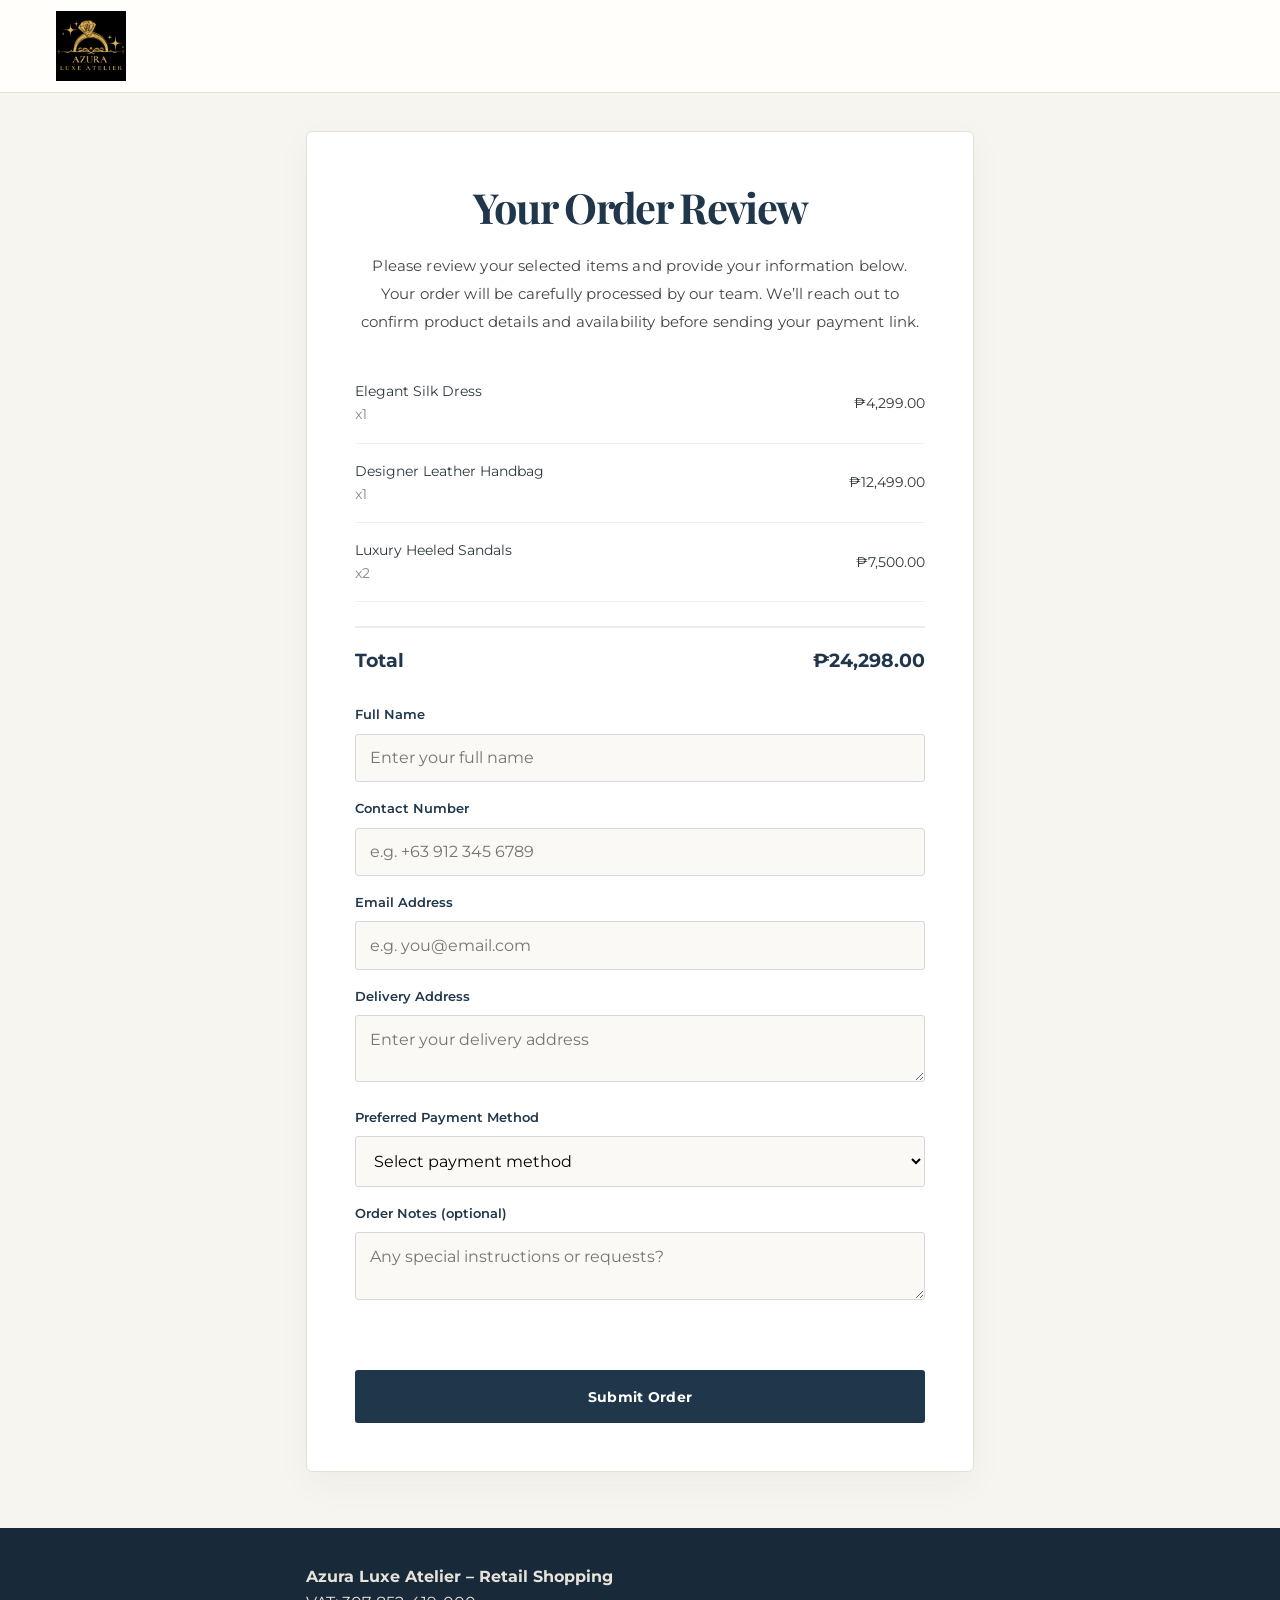
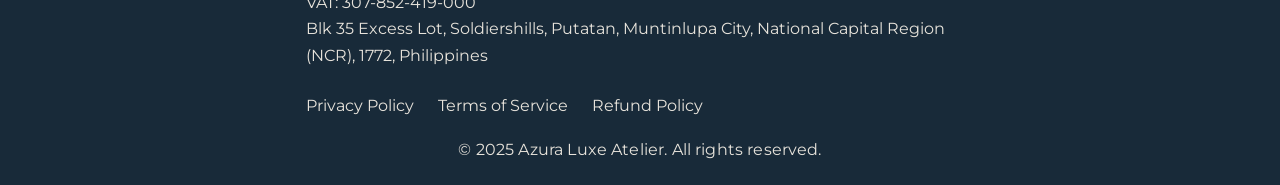
<file: order-summary.html>
<!DOCTYPE html>
<html lang="en">
<head>
    <meta charset="UTF-8">
    <meta name="viewport" content="width=device-width, initial-scale=1.0">
    <title>Order Summary | Azura Luxe Atelier</title>
    <meta name="description" content="Review your purchase and complete checkout at Azura Luxe Atelier. Secure, professional, and customer-focused experience for luxury fashion shopping.">
    <link rel="icon" href="image/FAVICON.png" type="image/png">
    <link href="https://fonts.googleapis.com/css?family=Montserrat:400,700|Playfair+Display:700|Lora:400,700&display=swap" rel="stylesheet">
    <style>
        :root {
            --primary: #184a76;
            --accent: #d9b670;
            --bg: #f8f9fa;
            --text: #222;
            --footer-bg: #23272b;
            --footer-text: #eee;
            --button-bg: #184a76;
            --button-text: #fff;
            --button-hover: #d9b670;
            --card-shadow: 0 6px 30px rgba(24,74,118,0.07);
            --card-radius: 18px;
            --nav-bg: rgba(255,255,255,0.95);
            --success: #23c16b;
            --danger: #e74c3c;
        }
        html, body {
            margin: 0;
            padding: 0;
            font-family: 'Montserrat', Arial, sans-serif;
            background: var(--bg);
            color: var(--text);
        }
        header {
            background: var(--nav-bg);
            box-shadow: 0 2px 10px rgba(24,74,118,0.08);
            padding: 0.7rem 0 0.5rem 0;
            position: fixed;
            top: 0;
            left: 0;
            right: 0;
            z-index: 1000;
            width: 100%;
        }
        .header-spacer {
            height: 88px;
            width: 100%;
            display: block;
        }
        .container {
            max-width: 700px;
            margin: 0 auto;
            padding: 0 1rem;
        }
        .logo-nav {
            display: flex;
            align-items: center;
            justify-content: space-between;
        }
        .logo-nav img {
            height: 58px;
            width: auto;
            filter: drop-shadow(0 2px 5px rgba(24,74,118,0.07));
            transition: transform 0.2s;
        }
        .logo-nav img:hover {
            transform: scale(1.04) rotate(-2deg);
        }
        main {
            padding-bottom: 4rem;
        }
        .summary-card {
            background: #fff;
            border-radius: var(--card-radius);
            box-shadow: var(--card-shadow);
            padding: 2.3rem 2.3rem 2.1rem 2.3rem;
            margin: 2.3rem 0 1rem 0;
        }
        .summary-title {
            font-family: 'Playfair Display', serif;
            font-size: 2.1rem;
            color: var(--primary);
            font-weight: 700;
            margin-bottom: 1.2rem;
            letter-spacing: 0.02em;
            text-align: center;
        }
        .summary-info {
            font-size: 1.08rem;
            color: #444;
            margin-bottom: 1.7rem;
            text-align: center;
            letter-spacing: 0.01em;
        }
        .order-list {
            margin: 0 0 1.5rem 0;
            padding: 0;
            list-style: none;
        }
        .order-list-item {
            display: flex;
            align-items: center;
            justify-content: space-between;
            border-bottom: 1px solid #f0f0f0;
            padding: 0.5rem 0;
            font-size: 1.03rem;
        }
        .order-list-item span {
            display: block;
        }
        .order-total-row {
            display: flex;
            align-items: center;
            justify-content: space-between;
            font-weight: bold;
            font-size: 1.17rem;
            color: var(--accent);
            margin: 1.2rem 0 0.8rem 0;
            border-top: 2px solid #ececec;
            padding-top: 1.1rem;
        }
        .customer-details {
            margin: 1.7rem 0 2rem 0;
        }
        .customer-details label {
            font-weight: 600;
            color: var(--primary);
            margin-bottom: 0.2rem;
            display: block;
            font-size: 1.05rem;
        }
        .customer-details input, .customer-details select, .customer-details textarea {
            width: 100%;
            padding: 0.6rem 0.7rem;
            border-radius: 7px;
            border: 1px solid #d7d7d7;
            margin-bottom: 1rem;
            font-size: 1.04rem;
            background: #f8f9fa;
            font-family: 'Montserrat', Arial, sans-serif;
        }
        .customer-details textarea {
            min-height: 50px;
        }
        .checkout-btn {
            background: var(--button-bg);
            color: var(--button-text);
            border: none;
            border-radius: 8px;
            padding: 1.1rem 0;
            font-size: 1.07rem;
            width: 100%;
            font-weight: bold;
            cursor: pointer;
            margin-top: 0.9rem;
            transition: background 0.2s, color 0.2s;
            box-shadow: 0 2px 14px #184a7612;
            letter-spacing: 0.02em;
        }
        .checkout-btn:hover {
            background: var(--button-hover);
            color: var(--primary);
        }
        .confirmation-popup {
            display: none;
            position: fixed;
            top: 0; left: 0; right: 0; bottom: 0;
            background: rgba(0,0,0,0.25);
            z-index: 2000;
            align-items: center;
            justify-content: center;
        }
        .confirmation-popup.active {
            display: flex;
        }
        .confirmation-content {
            background: #fff;
            border-radius: 20px;
            box-shadow: 0 12px 38px #184a7625;
            padding: 2.7rem 2.3rem 2.3rem 2.3rem;
            max-width: 95vw;
            min-width: 320px;
            text-align: center;
            font-size: 1.08rem;
            display: flex;
            flex-direction: column;
        }
        .confirmation-title {
            color: var(--success);
            font-size: 1.55rem;
            font-weight: bold;
            margin-bottom: 1.2rem;
            font-family: 'Playfair Display', serif;
        }
        .confirmation-message {
            color: #222;
            font-size: 1.08rem;
            margin-bottom: 2.1rem;
        }
        .confirmation-btn {
            background: var(--primary);
            color: #fff;
            border: none;
            border-radius: 7px;
            padding: 1rem 0;
            font-size: 1.06rem;
            font-weight: bold;
            cursor: pointer;
            box-shadow: 0 2px 14px #184a7612;
            transition: background 0.2s, color 0.2s;
            width: 100%;
            margin: 0 auto;
        }
        .confirmation-btn:hover {
            background: var(--accent);
            color: var(--primary);
        }
        .payment-info {
            margin-top: 1.4rem;
            padding: 1rem;
            background: #f6f6f6;
            border-radius: 10px;
            color: #555;
            font-size: 1.04rem;
            border-left: 5px solid var(--accent);
        }
        .attention {
            color: var(--danger);
            font-weight: bold;
        }
        @media (max-width: 700px) {
            .header-spacer {
                height: 110px;
            }
            .summary-card {
                padding: 1.35rem 0.7rem 1.2rem 0.7rem;
            }
            .confirmation-content {
                padding: 1.3rem 0.7rem;
            }
        }
        @media (max-width: 500px) {
            .container {
                padding: 0 0.3rem;
            }
            .confirmation-content {
                min-width: 0;
                padding: 1rem 0.2rem;
            }
        }
    </style>
    <script>
        // Dummy products for display
        const products = [
            { name: "Elegant Silk Dress", qty: 1, price: 4299.00 },
            { name: "Designer Leather Handbag", qty: 1, price: 12499.00 },
            { name: "Luxury Heeled Sandals", qty: 2, price: 3750.00 }
        ];
        // On DOM loaded
        document.addEventListener('DOMContentLoaded', function () {
            // Populate order summary
            const orderList = document.getElementById('order-list');
            const orderTotal = document.getElementById('order-total');
            let total = 0;
            products.forEach(item => {
                total += item.price * item.qty;
                const row = document.createElement('li');
                row.className = 'order-list-item';
                row.innerHTML = `<span>${item.name} <span style="color:#888;">x${item.qty}</span></span>
                    <span>₱${(item.price * item.qty).toLocaleString(undefined, {minimumFractionDigits:2})}</span>`;
                orderList.appendChild(row);
            });
            orderTotal.innerHTML = `<span>Total</span><span>₱${total.toLocaleString(undefined, {minimumFractionDigits:2})}</span>`;

            // Form submission
            const checkoutForm = document.getElementById('checkout-form');
            const confirmationPopup = document.getElementById('confirmation-popup');
            const confirmationBtn = document.getElementById('confirmation-btn');
            const paymentInfo = document.getElementById('payment-info');
            checkoutForm.addEventListener('submit', function(e){
                e.preventDefault();
                confirmationPopup.classList.add('active');
            });
            confirmationBtn.addEventListener('click', function(){
                confirmationPopup.classList.remove('active');
                paymentInfo.style.display = 'block';
                window.scrollTo({top:confirmationPopup.offsetTop, behavior:'smooth'});
            });
        });
    </script>
    <link rel="stylesheet" href="refinements.css">
</head>
<body>
    <header>
        <div class="container logo-nav">
            <a href="index.html"><img src="image/LOGO.png" alt="Azura Luxe Atelier Logo"></a>
        </div>
    </header>
    <div class="header-spacer"></div>
    <main class="container">
        <form id="checkout-form" autocomplete="off">
            <div class="summary-card">
                <div class="summary-title">Your Order Review</div>
                <div class="summary-info">
                    Please review your selected items and provide your information below. Your order will be carefully processed by our team. We’ll reach out to confirm product details and availability before sending your payment link.
                </div>
                <ul class="order-list" id="order-list"></ul>
                <div class="order-total-row" id="order-total"></div>
                <div class="customer-details">
                    <label for="customer-name">Full Name</label>
                    <input type="text" id="customer-name" name="customer-name" required placeholder="Enter your full name">
                    <label for="customer-phone">Contact Number</label>
                    <input type="tel" id="customer-phone" name="customer-phone" required placeholder="e.g. +63 912 345 6789">
                    <label for="customer-email">Email Address</label>
                    <input type="email" id="customer-email" name="customer-email" required placeholder="e.g. you@email.com">
                    <label for="customer-address">Delivery Address</label>
                    <textarea id="customer-address" name="customer-address" required placeholder="Enter your delivery address"></textarea>
                    <label for="payment-method">Preferred Payment Method</label>
                    <select id="payment-method" name="payment-method" required>
                        <option value="">Select payment method</option>
                        <option value="GCash">GCash</option>
                        <option value="Bank Transfer">Bank Transfer</option>
                        <option value="Credit Card">Credit Card</option>
                        <option value="Cash on Delivery">Cash on Delivery (Metro Manila only)</option>
                    </select>
                    <label for="notes">Order Notes (optional)</label>
                    <textarea id="notes" name="notes" placeholder="Any special instructions or requests?"></textarea>
                </div>
                <button type="submit" class="checkout-btn">Submit Order</button>
            </div>
        </form>
        <div class="confirmation-popup" id="confirmation-popup">
            <div class="confirmation-content">
                <div class="confirmation-title">Order Submitted Successfully</div>
                <div class="confirmation-message">
                    Thank you for placing your order with Azura Luxe Atelier.<br><br>
                    Our team will contact you soon to verify your order details, including product colors, quantity, and availability. Please confirm these details promptly to proceed with payment.<br><br>
                    Once confirmed, we will send a secure payment link based on your selected payment method. Kindly complete your payment within <span class="attention">24 hours</span> to avoid automatic cancellation of your order.
                </div>
                <button type="button" class="confirmation-btn" id="confirmation-btn">Okay, I Understand</button>
            </div>
        </div>
        <div class="payment-info" id="payment-info" style="display:none;">
            <strong>Payment Instructions</strong><br>
            A secure payment link will be sent to your contact information. Please complete your payment within <span class="attention">24 hours</span> to ensure your order is reserved.<br><br>
            If you have any questions, feel free to contact our team at <a href="mailto:hello@azuraatelier.shop">hello@azuraatelier.shop</a> or call <a href="tel:+639367124598">+63 936 712 4598</a>.<br>
            Thank you for shopping with Azura Luxe Atelier!
        </div>
    </main>
    <footer class="footer" style="background:var(--footer-bg); color:var(--footer-text); padding:2.2rem 0 1.4rem 0; margin-top:3.5rem; font-size:1rem;">
        <div class="container" style="display:flex; flex-wrap:wrap; justify-content:space-between; gap:1.5rem;">
            <div>
                <strong>Azura Luxe Atelier – Retail Shopping</strong><br>
                VAT: 307-852-419-000<br>
                Blk 35 Excess Lot, Soldiershills, Putatan, Muntinlupa City, National Capital Region (NCR), 1772, Philippines
            </div>
            <div style="display:flex; gap:1.5rem; flex-wrap:wrap;">
                <a href="privacy-policy.html" style="color:var(--footer-text); text-decoration:none;">Privacy Policy</a>
                <a href="terms.html" style="color:var(--footer-text); text-decoration:none;">Terms of Service</a>
                <a href="refund-policy.html" style="color:var(--footer-text); text-decoration:none;">Refund Policy</a>
            </div>
        </div>
        <div class="container" style="font-size:0.97rem; margin-top:1.1rem; text-align:center; color: var(--footer-text); letter-spacing:0.01em;">
            &copy; 2025 Azura Luxe Atelier. All rights reserved.
        </div>
    </footer>
</body>
</html>
</file>
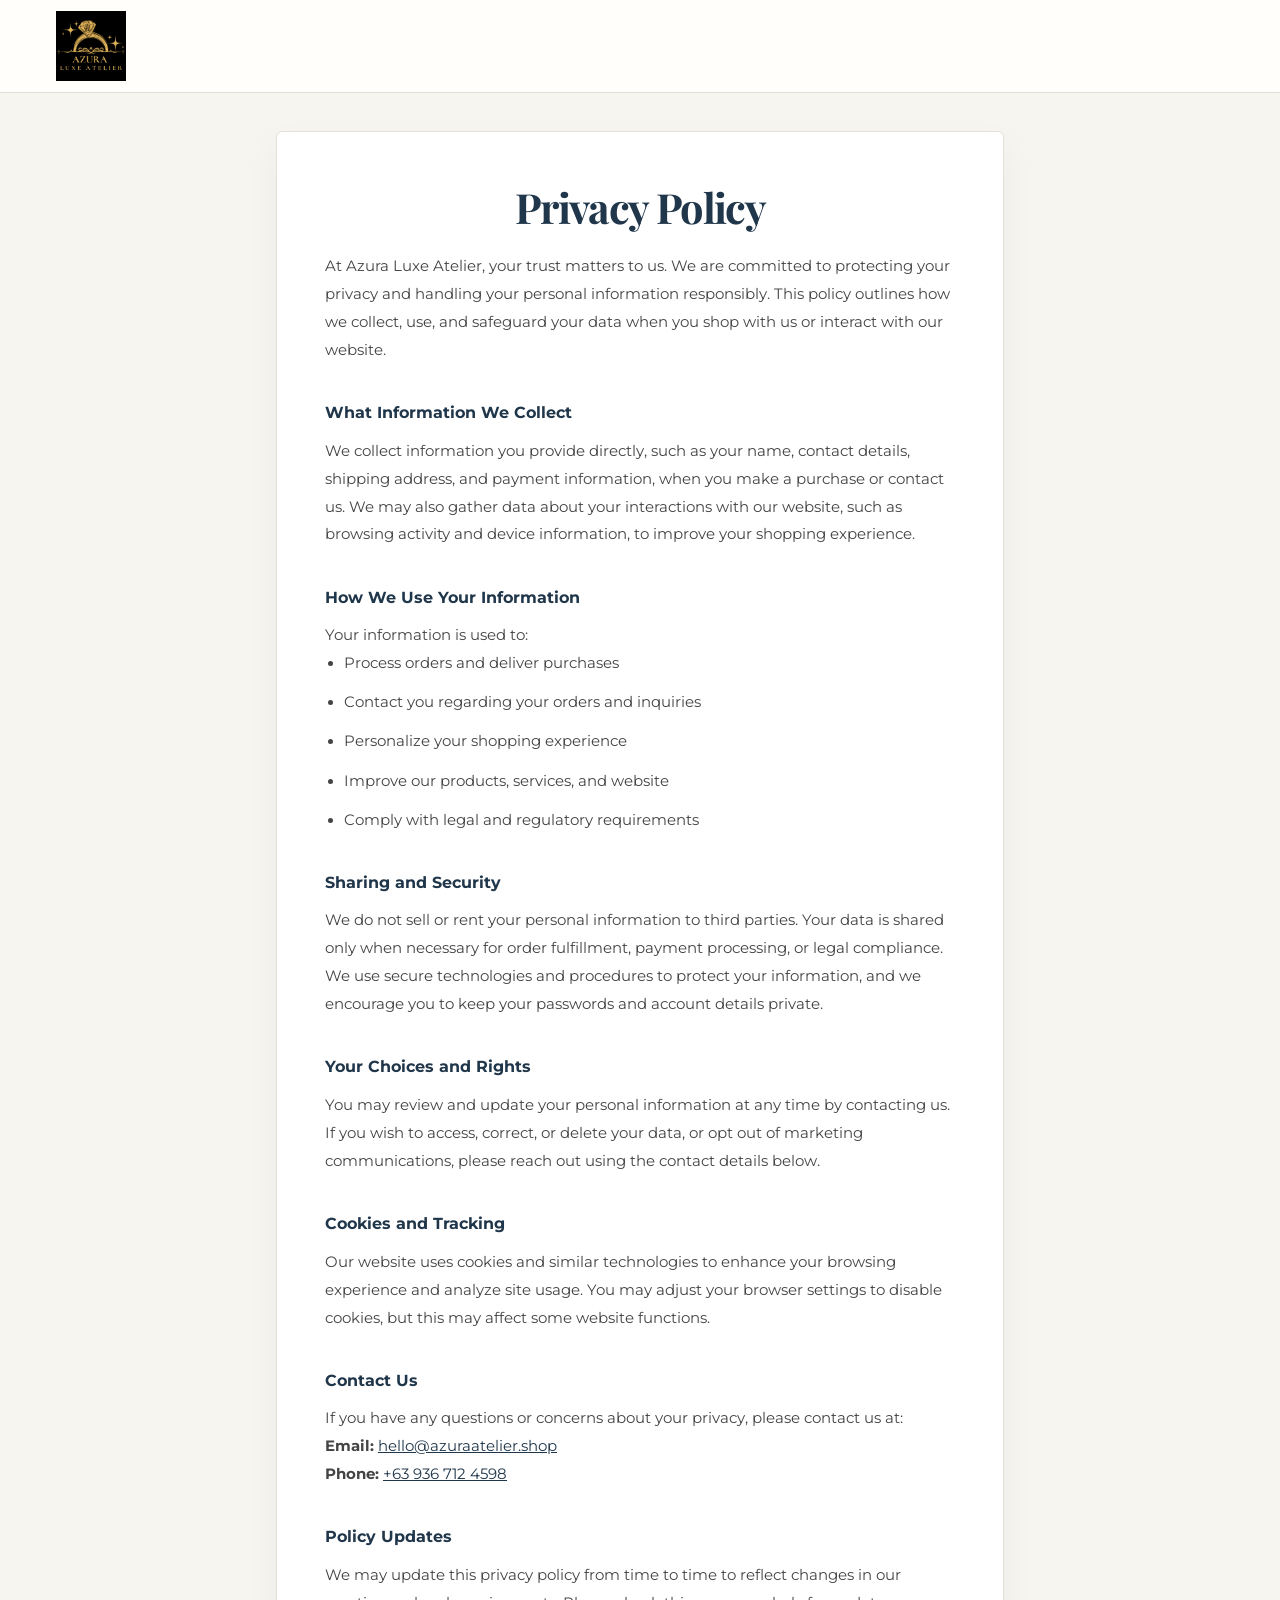
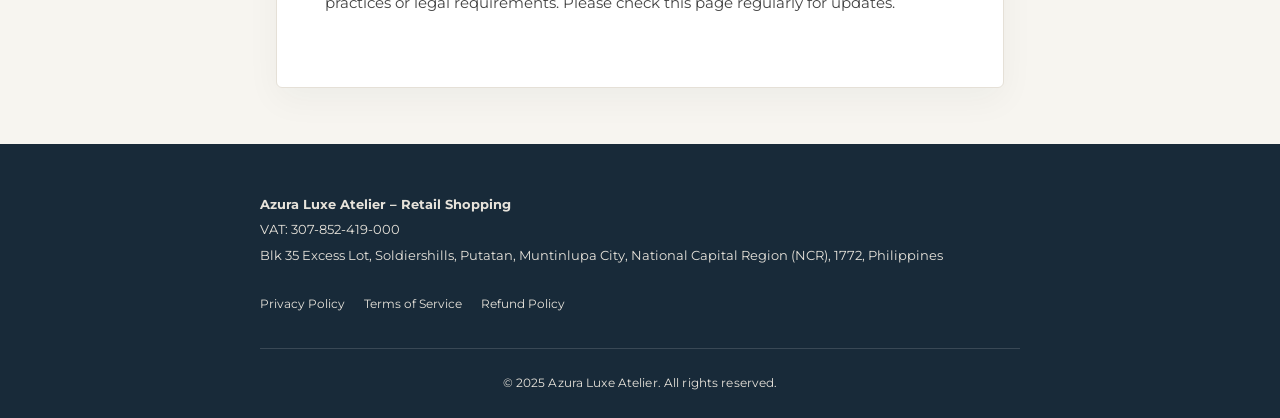
<file: privacy-policy.html>
<!DOCTYPE html>
<html lang="en">
<head>
    <meta charset="UTF-8">
    <meta name="viewport" content="width=device-width, initial-scale=1.0">
    <title>Privacy Policy | Azura Luxe Atelier</title>
    <meta name="description" content="Learn how Azura Luxe Atelier protects your data and privacy. Read our clear, customer-focused privacy policy for luxury shopping in the Philippines.">
    <link rel="icon" href="image/FAVICON.png" type="image/png">
    <link href="https://fonts.googleapis.com/css?family=Montserrat:400,700|Playfair+Display:700|Lora:400,700&display=swap" rel="stylesheet">
    <style>
        :root {
            --primary: #184a76;
            --accent: #d9b670;
            --bg: #f8f9fa;
            --footer-bg: #23272b;
            --footer-text: #eee;
        }
        html, body {
            margin: 0;
            padding: 0;
            font-family: 'Montserrat', Arial, sans-serif;
            background: var(--bg);
            color: #222;
        }
        header {
            background: #fff;
            box-shadow: 0 2px 10px rgba(24,74,118,0.08);
            padding: 0.7rem 0 0.5rem 0;
            position: fixed;
            top: 0; left: 0; right: 0;
            width: 100%;
            z-index: 1000;
        }
        .header-spacer {
            height: 86px;
            width: 100%;
            display: block;
        }
        .container {
            max-width: 760px;
            margin: 0 auto;
            padding: 0 1rem;
        }
        .logo-nav {
            display: flex;
            align-items: center;
            justify-content: space-between;
        }
        .logo-nav img {
            height: 58px;
            width: auto;
        }
        .policy-card {
            background: #fff;
            border-radius: 18px;
            box-shadow: 0 6px 30px rgba(24,74,118,0.07);
            padding: 2.3rem 2.3rem 2.1rem 2.3rem;
            margin: 2.3rem 0 2rem 0;
        }
        .policy-title {
            font-family: 'Playfair Display', serif;
            font-size: 2.1rem;
            color: var(--primary);
            font-weight: 700;
            margin-bottom: 1.2rem;
            letter-spacing: 0.02em;
            text-align: center;
        }
        .policy-section-title {
            font-size: 1.28rem;
            font-weight: bold;
            color: var(--accent);
            margin-top: 2.2rem;
            margin-bottom: 0.7rem;
            font-family: 'Montserrat', Arial, sans-serif;
        }
        .policy-content {
            font-size: 1.07rem;
            color: #444;
            margin-bottom: 1.3rem;
            line-height: 1.7;
        }
        ul {
            margin: 0 0 1.2rem 1.2rem;
            padding: 0;
        }
        li {
            margin-bottom: 0.7rem;
            font-size: 1.06rem;
        }
        a {
            color: var(--primary);
            text-decoration: underline;
        }
        .footer {
            background: var(--footer-bg);
            color: var(--footer-text);
            padding: 2.2rem 0 1.4rem 0;
            margin-top: 3.5rem;
            font-size: 1rem;
        }
        .footer-content {
            max-width: 760px;
            margin: 0 auto;
            display: flex;
            justify-content: space-between;
            flex-wrap: wrap;
            align-items: flex-start;
            gap: 1.5rem;
        }
        .footer-links {
            display: flex;
            gap: 1.5rem;
            flex-wrap: wrap;
        }
        .footer-links a {
            color: var(--footer-text);
            text-decoration: none;
            font-size: 1.05rem;
            position: relative;
        }
        .footer-info {
            font-size: 0.97rem;
            margin-top: 1.1rem;
            text-align: center;
            color: var(--footer-text);
            letter-spacing: 0.01em;
        }
        @media (max-width: 700px) {
            .header-spacer {
                height: 110px;
            }
            .policy-card {
                padding: 1.35rem 0.7rem 1.2rem 0.7rem;
            }
        }
        @media (max-width: 500px) {
            .container {
                padding: 0 0.3rem;
            }
        }
    </style>
    <link rel="stylesheet" href="refinements.css">
</head>
<body>
    <header>
        <div class="container logo-nav">
            <a href="index.html"><img src="image/LOGO.png" alt="Azura Luxe Atelier Logo"></a>
        </div>
    </header>
    <div class="header-spacer"></div>
    <main class="container">
        <div class="policy-card">
            <div class="policy-title">Privacy Policy</div>
            <div class="policy-content">
                At Azura Luxe Atelier, your trust matters to us. We are committed to protecting your privacy and handling your personal information responsibly. This policy outlines how we collect, use, and safeguard your data when you shop with us or interact with our website.
            </div>
            <div class="policy-section-title">What Information We Collect</div>
            <div class="policy-content">
                We collect information you provide directly, such as your name, contact details, shipping address, and payment information, when you make a purchase or contact us. We may also gather data about your interactions with our website, such as browsing activity and device information, to improve your shopping experience.
            </div>
            <div class="policy-section-title">How We Use Your Information</div>
            <div class="policy-content">
                Your information is used to:
                <ul>
                    <li>Process orders and deliver purchases</li>
                    <li>Contact you regarding your orders and inquiries</li>
                    <li>Personalize your shopping experience</li>
                    <li>Improve our products, services, and website</li>
                    <li>Comply with legal and regulatory requirements</li>
                </ul>
            </div>
            <div class="policy-section-title">Sharing and Security</div>
            <div class="policy-content">
                We do not sell or rent your personal information to third parties. Your data is shared only when necessary for order fulfillment, payment processing, or legal compliance. We use secure technologies and procedures to protect your information, and we encourage you to keep your passwords and account details private.
            </div>
            <div class="policy-section-title">Your Choices and Rights</div>
            <div class="policy-content">
                You may review and update your personal information at any time by contacting us. If you wish to access, correct, or delete your data, or opt out of marketing communications, please reach out using the contact details below.
            </div>
            <div class="policy-section-title">Cookies and Tracking</div>
            <div class="policy-content">
                Our website uses cookies and similar technologies to enhance your browsing experience and analyze site usage. You may adjust your browser settings to disable cookies, but this may affect some website functions.
            </div>
            <div class="policy-section-title">Contact Us</div>
            <div class="policy-content">
                If you have any questions or concerns about your privacy, please contact us at:<br>
                <strong>Email:</strong> <a href="mailto:hello@azuraatelier.shop">hello@azuraatelier.shop</a><br>
                <strong>Phone:</strong> <a href="tel:+639367124598">+63 936 712 4598</a>
            </div>
            <div class="policy-section-title">Policy Updates</div>
            <div class="policy-content">
                We may update this privacy policy from time to time to reflect changes in our practices or legal requirements. Please check this page regularly for updates.
            </div>
        </div>
    </main>
    <footer class="footer">
        <div class="footer-content">
            <div>
                <strong>Azura Luxe Atelier – Retail Shopping</strong><br>
                VAT: 307-852-419-000<br>
                Blk 35 Excess Lot, Soldiershills, Putatan, Muntinlupa City, National Capital Region (NCR), 1772, Philippines
            </div>
            <div class="footer-links">
                <a href="privacy-policy.html">Privacy Policy</a>
                <a href="terms.html">Terms of Service</a>
                <a href="refund-policy.html">Refund Policy</a>
            </div>
        </div>
        <div class="footer-info container">
            &copy; 2025 Azura Luxe Atelier. All rights reserved.
        </div>
    </footer>
</body>
</html>
</file>
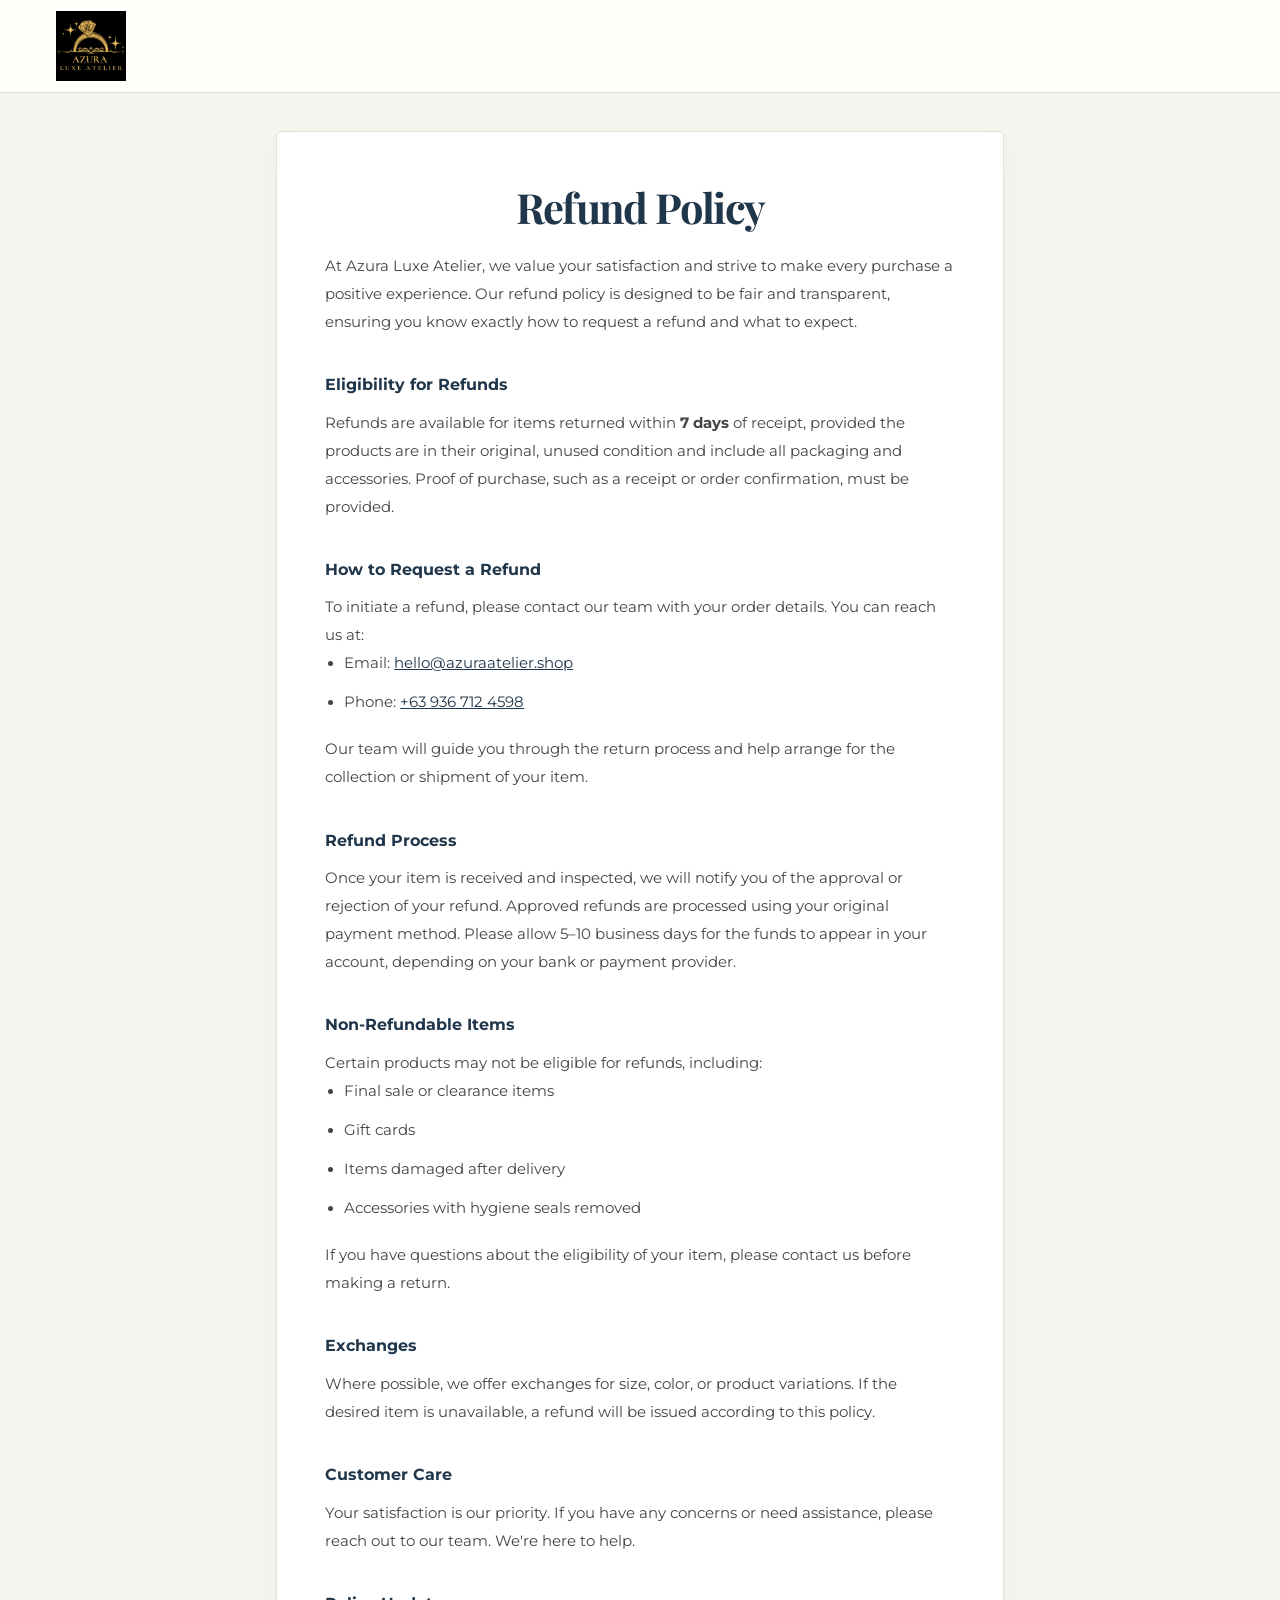
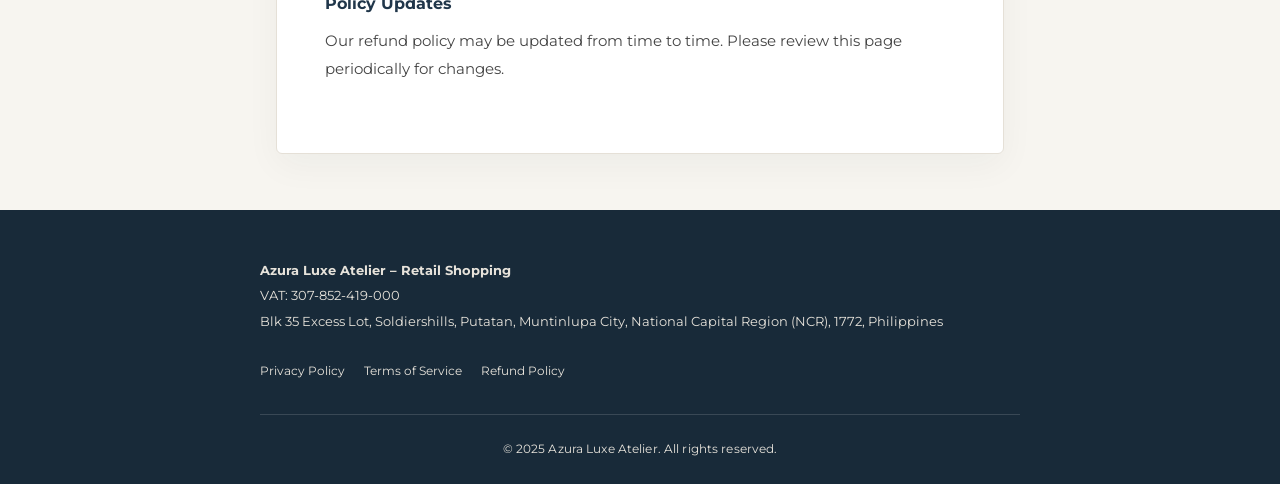
<file: refund-policy.html>
<!DOCTYPE html>
<html lang="en">
<head>
    <meta charset="UTF-8">
    <meta name="viewport" content="width=device-width, initial-scale=1.0">
    <title>Refund Policy | Azura Luxe Atelier</title>
    <meta name="description" content="Learn about Azura Luxe Atelier’s refund policy. Clear, customer-focused information on returns and refunds for your luxury shopping experience.">
    <link rel="icon" href="image/FAVICON.png" type="image/png">
    <link href="https://fonts.googleapis.com/css?family=Montserrat:400,700|Playfair+Display:700|Lora:400,700&display=swap" rel="stylesheet">
    <style>
        :root {
            --primary: #184a76;
            --accent: #d9b670;
            --bg: #f8f9fa;
            --footer-bg: #23272b;
            --footer-text: #eee;
        }
        html, body {
            margin: 0;
            padding: 0;
            font-family: 'Montserrat', Arial, sans-serif;
            background: var(--bg);
            color: #222;
        }
        header {
            background: #fff;
            box-shadow: 0 2px 10px rgba(24,74,118,0.08);
            padding: 0.7rem 0 0.5rem 0;
            position: fixed;
            top: 0; left: 0; right: 0;
            width: 100%;
            z-index: 1000;
        }
        .header-spacer {
            height: 86px;
            width: 100%;
            display: block;
        }
        .container {
            max-width: 760px;
            margin: 0 auto;
            padding: 0 1rem;
        }
        .logo-nav {
            display: flex;
            align-items: center;
            justify-content: space-between;
        }
        .logo-nav img {
            height: 58px;
            width: auto;
        }
        .policy-card {
            background: #fff;
            border-radius: 18px;
            box-shadow: 0 6px 30px rgba(24,74,118,0.07);
            padding: 2.3rem 2.3rem 2.1rem 2.3rem;
            margin: 2.3rem 0 2rem 0;
        }
        .policy-title {
            font-family: 'Playfair Display', serif;
            font-size: 2.1rem;
            color: var(--primary);
            font-weight: 700;
            margin-bottom: 1.2rem;
            letter-spacing: 0.02em;
            text-align: center;
        }
        .policy-section-title {
            font-size: 1.28rem;
            font-weight: bold;
            color: var(--accent);
            margin-top: 2.2rem;
            margin-bottom: 0.7rem;
            font-family: 'Montserrat', Arial, sans-serif;
        }
        .policy-content {
            font-size: 1.07rem;
            color: #444;
            margin-bottom: 1.3rem;
            line-height: 1.7;
        }
        ul {
            margin: 0 0 1.2rem 1.2rem;
            padding: 0;
        }
        li {
            margin-bottom: 0.7rem;
            font-size: 1.06rem;
        }
        a {
            color: var(--primary);
            text-decoration: underline;
        }
        .footer {
            background: var(--footer-bg);
            color: var(--footer-text);
            padding: 2.2rem 0 1.4rem 0;
            margin-top: 3.5rem;
            font-size: 1rem;
        }
        .footer-content {
            max-width: 760px;
            margin: 0 auto;
            display: flex;
            justify-content: space-between;
            flex-wrap: wrap;
            align-items: flex-start;
            gap: 1.5rem;
        }
        .footer-links {
            display: flex;
            gap: 1.5rem;
            flex-wrap: wrap;
        }
        .footer-links a {
            color: var(--footer-text);
            text-decoration: none;
            font-size: 1.05rem;
            position: relative;
        }
        .footer-info {
            font-size: 0.97rem;
            margin-top: 1.1rem;
            text-align: center;
            color: var(--footer-text);
            letter-spacing: 0.01em;
        }
        @media (max-width: 700px) {
            .header-spacer {
                height: 110px;
            }
            .policy-card {
                padding: 1.35rem 0.7rem 1.2rem 0.7rem;
            }
        }
        @media (max-width: 500px) {
            .container {
                padding: 0 0.3rem;
            }
        }
    </style>
    <link rel="stylesheet" href="refinements.css">
</head>
<body>
    <header>
        <div class="container logo-nav">
            <a href="index.html"><img src="image/LOGO.png" alt="Azura Luxe Atelier Logo"></a>
        </div>
    </header>
    <div class="header-spacer"></div>
    <main class="container">
        <div class="policy-card">
            <div class="policy-title">Refund Policy</div>
            <div class="policy-content">
                At Azura Luxe Atelier, we value your satisfaction and strive to make every purchase a positive experience. Our refund policy is designed to be fair and transparent, ensuring you know exactly how to request a refund and what to expect.
            </div>
            <div class="policy-section-title">Eligibility for Refunds</div>
            <div class="policy-content">
                Refunds are available for items returned within <strong>7 days</strong> of receipt, provided the products are in their original, unused condition and include all packaging and accessories. Proof of purchase, such as a receipt or order confirmation, must be provided.
            </div>
            <div class="policy-section-title">How to Request a Refund</div>
            <div class="policy-content">
                To initiate a refund, please contact our team with your order details. You can reach us at:
                <ul>
                    <li>Email: <a href="mailto:hello@azuraatelier.shop">hello@azuraatelier.shop</a></li>
                    <li>Phone: <a href="tel:+639367124598">+63 936 712 4598</a></li>
                </ul>
                Our team will guide you through the return process and help arrange for the collection or shipment of your item.
            </div>
            <div class="policy-section-title">Refund Process</div>
            <div class="policy-content">
                Once your item is received and inspected, we will notify you of the approval or rejection of your refund. Approved refunds are processed using your original payment method. Please allow 5–10 business days for the funds to appear in your account, depending on your bank or payment provider.
            </div>
            <div class="policy-section-title">Non-Refundable Items</div>
            <div class="policy-content">
                Certain products may not be eligible for refunds, including:
                <ul>
                    <li>Final sale or clearance items</li>
                    <li>Gift cards</li>
                    <li>Items damaged after delivery</li>
                    <li>Accessories with hygiene seals removed</li>
                </ul>
                If you have questions about the eligibility of your item, please contact us before making a return.
            </div>
            <div class="policy-section-title">Exchanges</div>
            <div class="policy-content">
                Where possible, we offer exchanges for size, color, or product variations. If the desired item is unavailable, a refund will be issued according to this policy.
            </div>
            <div class="policy-section-title">Customer Care</div>
            <div class="policy-content">
                Your satisfaction is our priority. If you have any concerns or need assistance, please reach out to our team. We're here to help.
            </div>
            <div class="policy-section-title">Policy Updates</div>
            <div class="policy-content">
                Our refund policy may be updated from time to time. Please review this page periodically for changes.
            </div>
        </div>
    </main>
    <footer class="footer">
        <div class="footer-content">
            <div>
                <strong>Azura Luxe Atelier – Retail Shopping</strong><br>
                VAT: 307-852-419-000<br>
                Blk 35 Excess Lot, Soldiershills, Putatan, Muntinlupa City, National Capital Region (NCR), 1772, Philippines
            </div>
            <div class="footer-links">
                <a href="privacy-policy.html">Privacy Policy</a>
                <a href="terms.html">Terms of Service</a>
                <a href="refund-policy.html">Refund Policy</a>
            </div>
        </div>
        <div class="footer-info container">
            &copy; 2025 Azura Luxe Atelier. All rights reserved.
        </div>
    </footer>
</body>
</html>
</file>
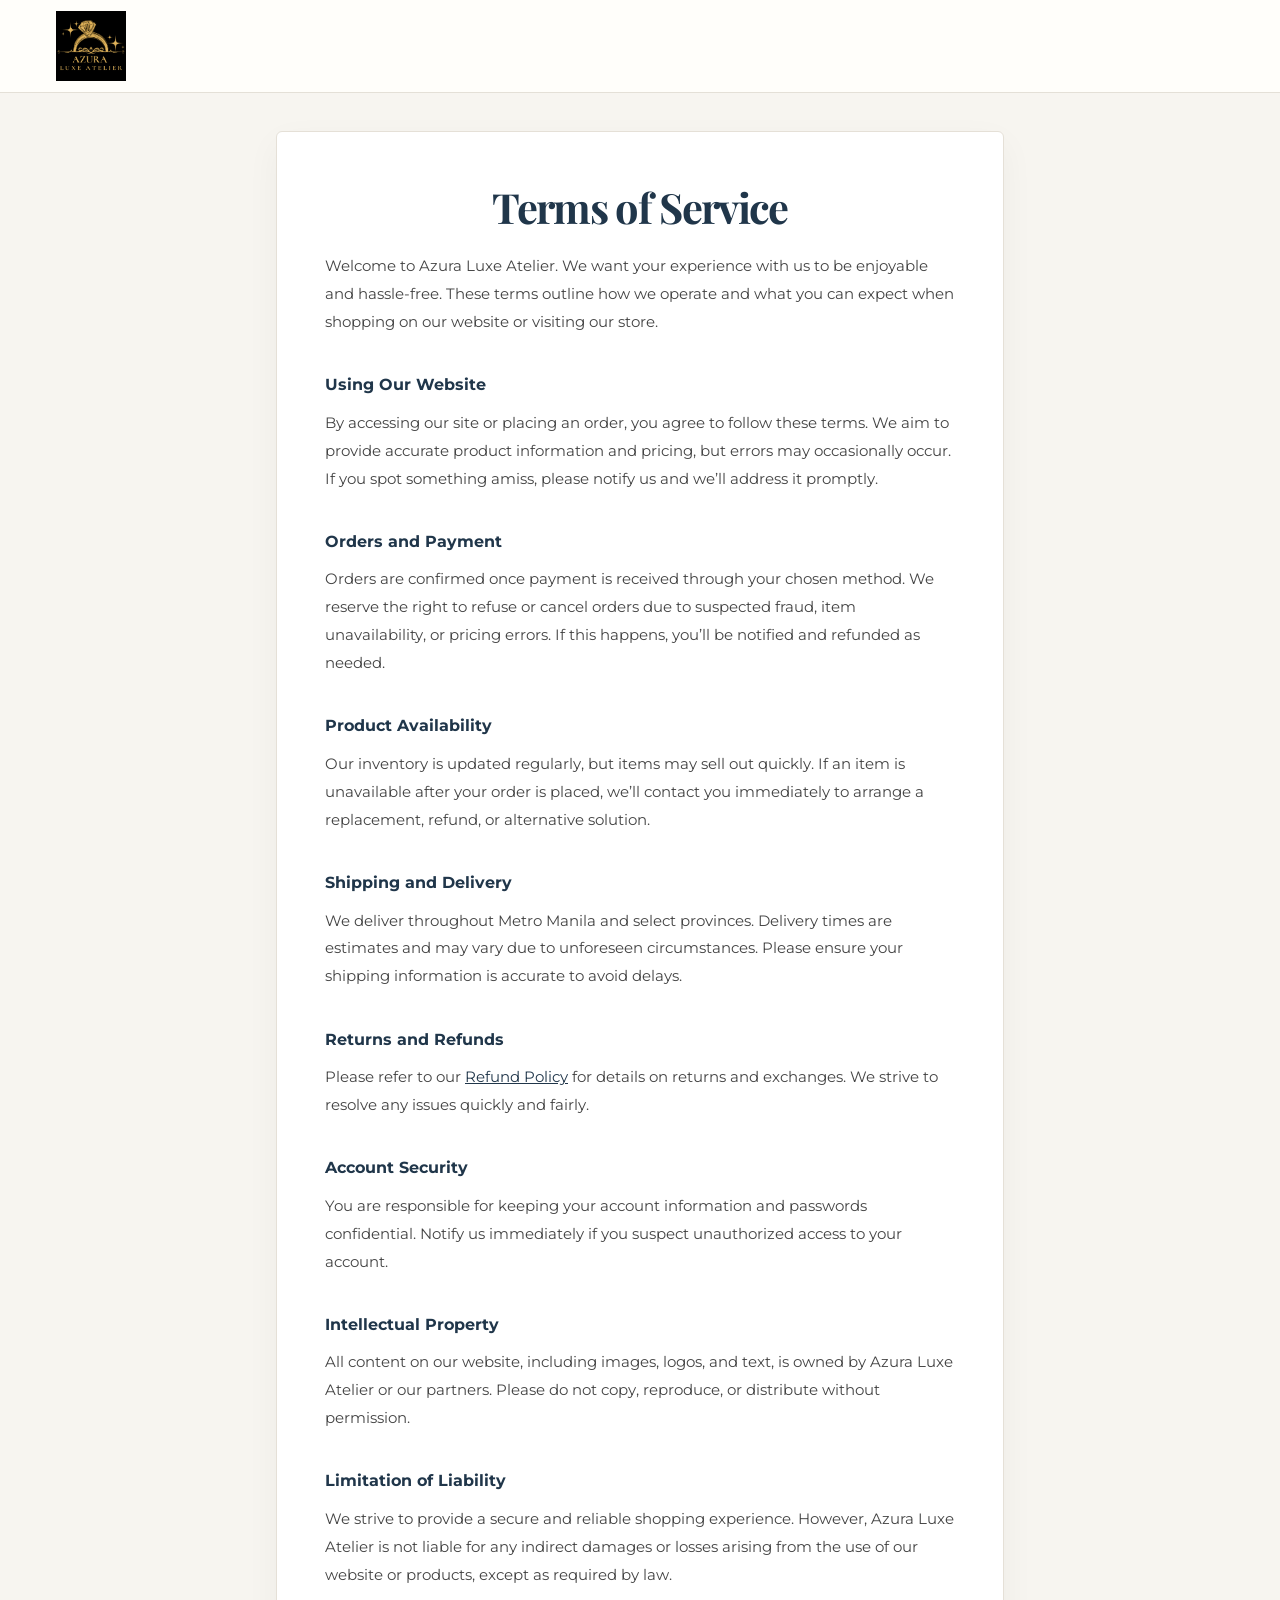
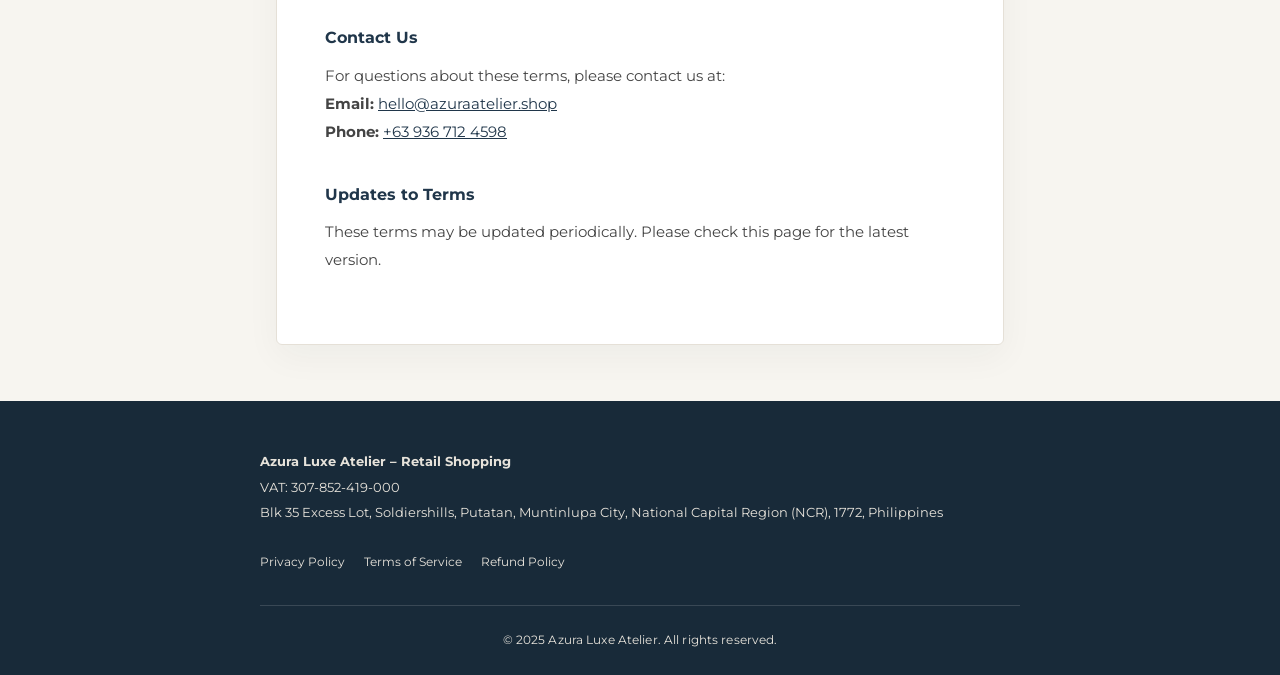
<file: terms.html>
<!DOCTYPE html>
<html lang="en">
<head>
    <meta charset="UTF-8">
    <meta name="viewport" content="width=device-width, initial-scale=1.0">
    <title>Terms of Service | Azura Luxe Atelier</title>
    <meta name="description" content="Review Azura Luxe Atelier’s customer-friendly terms of service. Understand your rights, responsibilities, and our commitment to quality shopping.">
    <link rel="icon" href="image/FAVICON.png" type="image/png">
    <link href="https://fonts.googleapis.com/css?family=Montserrat:400,700|Playfair+Display:700|Lora:400,700&display=swap" rel="stylesheet">
    <style>
        :root {
            --primary: #184a76;
            --accent: #d9b670;
            --bg: #f8f9fa;
            --footer-bg: #23272b;
            --footer-text: #eee;
        }
        html, body {
            margin: 0;
            padding: 0;
            font-family: 'Montserrat', Arial, sans-serif;
            background: var(--bg);
            color: #222;
        }
        header {
            background: #fff;
            box-shadow: 0 2px 10px rgba(24,74,118,0.08);
            padding: 0.7rem 0 0.5rem 0;
            position: fixed;
            top: 0; left: 0; right: 0;
            width: 100%;
            z-index: 1000;
        }
        .header-spacer {
            height: 86px;
            width: 100%;
            display: block;
        }
        .container {
            max-width: 760px;
            margin: 0 auto;
            padding: 0 1rem;
        }
        .logo-nav {
            display: flex;
            align-items: center;
            justify-content: space-between;
        }
        .logo-nav img {
            height: 58px;
            width: auto;
        }
        .policy-card {
            background: #fff;
            border-radius: 18px;
            box-shadow: 0 6px 30px rgba(24,74,118,0.07);
            padding: 2.3rem 2.3rem 2.1rem 2.3rem;
            margin: 2.3rem 0 2rem 0;
        }
        .policy-title {
            font-family: 'Playfair Display', serif;
            font-size: 2.1rem;
            color: var(--primary);
            font-weight: 700;
            margin-bottom: 1.2rem;
            letter-spacing: 0.02em;
            text-align: center;
        }
        .policy-section-title {
            font-size: 1.28rem;
            font-weight: bold;
            color: var(--accent);
            margin-top: 2.2rem;
            margin-bottom: 0.7rem;
            font-family: 'Montserrat', Arial, sans-serif;
        }
        .policy-content {
            font-size: 1.07rem;
            color: #444;
            margin-bottom: 1.3rem;
            line-height: 1.7;
        }
        ul {
            margin: 0 0 1.2rem 1.2rem;
            padding: 0;
        }
        li {
            margin-bottom: 0.7rem;
            font-size: 1.06rem;
        }
        a {
            color: var(--primary);
            text-decoration: underline;
        }
        .footer {
            background: var(--footer-bg);
            color: var(--footer-text);
            padding: 2.2rem 0 1.4rem 0;
            margin-top: 3.5rem;
            font-size: 1rem;
        }
        .footer-content {
            max-width: 760px;
            margin: 0 auto;
            display: flex;
            justify-content: space-between;
            flex-wrap: wrap;
            align-items: flex-start;
            gap: 1.5rem;
        }
        .footer-links {
            display: flex;
            gap: 1.5rem;
            flex-wrap: wrap;
        }
        .footer-links a {
            color: var(--footer-text);
            text-decoration: none;
            font-size: 1.05rem;
            position: relative;
        }
        .footer-info {
            font-size: 0.97rem;
            margin-top: 1.1rem;
            text-align: center;
            color: var(--footer-text);
            letter-spacing: 0.01em;
        }
        @media (max-width: 700px) {
            .header-spacer {
                height: 110px;
            }
            .policy-card {
                padding: 1.35rem 0.7rem 1.2rem 0.7rem;
            }
        }
        @media (max-width: 500px) {
            .container {
                padding: 0 0.3rem;
            }
        }
    </style>
    <link rel="stylesheet" href="refinements.css">
</head>
<body>
    <header>
        <div class="container logo-nav">
            <a href="index.html"><img src="image/LOGO.png" alt="Azura Luxe Atelier Logo"></a>
        </div>
    </header>
    <div class="header-spacer"></div>
    <main class="container">
        <div class="policy-card">
            <div class="policy-title">Terms of Service</div>
            <div class="policy-content">
                Welcome to Azura Luxe Atelier. We want your experience with us to be enjoyable and hassle-free. These terms outline how we operate and what you can expect when shopping on our website or visiting our store.
            </div>
            <div class="policy-section-title">Using Our Website</div>
            <div class="policy-content">
                By accessing our site or placing an order, you agree to follow these terms. We aim to provide accurate product information and pricing, but errors may occasionally occur. If you spot something amiss, please notify us and we’ll address it promptly.
            </div>
            <div class="policy-section-title">Orders and Payment</div>
            <div class="policy-content">
                Orders are confirmed once payment is received through your chosen method. We reserve the right to refuse or cancel orders due to suspected fraud, item unavailability, or pricing errors. If this happens, you’ll be notified and refunded as needed.
            </div>
            <div class="policy-section-title">Product Availability</div>
            <div class="policy-content">
                Our inventory is updated regularly, but items may sell out quickly. If an item is unavailable after your order is placed, we’ll contact you immediately to arrange a replacement, refund, or alternative solution.
            </div>
            <div class="policy-section-title">Shipping and Delivery</div>
            <div class="policy-content">
                We deliver throughout Metro Manila and select provinces. Delivery times are estimates and may vary due to unforeseen circumstances. Please ensure your shipping information is accurate to avoid delays.
            </div>
            <div class="policy-section-title">Returns and Refunds</div>
            <div class="policy-content">
                Please refer to our <a href="refund-policy.html">Refund Policy</a> for details on returns and exchanges. We strive to resolve any issues quickly and fairly.
            </div>
            <div class="policy-section-title">Account Security</div>
            <div class="policy-content">
                You are responsible for keeping your account information and passwords confidential. Notify us immediately if you suspect unauthorized access to your account.
            </div>
            <div class="policy-section-title">Intellectual Property</div>
            <div class="policy-content">
                All content on our website, including images, logos, and text, is owned by Azura Luxe Atelier or our partners. Please do not copy, reproduce, or distribute without permission.
            </div>
            <div class="policy-section-title">Limitation of Liability</div>
            <div class="policy-content">
                We strive to provide a secure and reliable shopping experience. However, Azura Luxe Atelier is not liable for any indirect damages or losses arising from the use of our website or products, except as required by law.
            </div>
            <div class="policy-section-title">Contact Us</div>
            <div class="policy-content">
                For questions about these terms, please contact us at:<br>
                <strong>Email:</strong> <a href="mailto:hello@azuraatelier.shop">hello@azuraatelier.shop</a><br>
                <strong>Phone:</strong> <a href="tel:+639367124598">+63 936 712 4598</a>
            </div>
            <div class="policy-section-title">Updates to Terms</div>
            <div class="policy-content">
                These terms may be updated periodically. Please check this page for the latest version.
            </div>
        </div>
    </main>
    <footer class="footer">
        <div class="footer-content">
            <div>
                <strong>Azura Luxe Atelier – Retail Shopping</strong><br>
                VAT: 307-852-419-000<br>
                Blk 35 Excess Lot, Soldiershills, Putatan, Muntinlupa City, National Capital Region (NCR), 1772, Philippines
            </div>
            <div class="footer-links">
                <a href="privacy-policy.html">Privacy Policy</a>
                <a href="terms.html">Terms of Service</a>
                <a href="refund-policy.html">Refund Policy</a>
            </div>
        </div>
        <div class="footer-info container">
            &copy; 2025 Azura Luxe Atelier. All rights reserved.
        </div>
    </footer>
</body>
</html>
</file>
<file: refinements.css>
:root {
    --primary: #20364a;
    --accent: #c8ab76;
    --bg: #f7f5f0;
    --text: #30383e;
    --footer-bg: #182a39;
    --footer-text: #e7e3db;
    --button-bg: #20364a;
    --button-hover: #e0c99e;
    --card-shadow: 0 12px 35px rgba(29, 43, 52, .045);
    --card-radius: 6px;
    --nav-bg: #fffefa;
    --modal-bg: rgba(17, 29, 40, .5);
}
*, *::before, *::after { box-sizing: border-box; }
html { scroll-behavior: smooth; scroll-padding-top: 120px; }
body { line-height: 1.65; -webkit-font-smoothing: antialiased; }
button, input, select, textarea { font-family: inherit; }
a:focus-visible, button:focus-visible, input:focus-visible, select:focus-visible, textarea:focus-visible { outline: 3px solid #9c793d; outline-offset: 4px; }
header { background: var(--nav-bg); border-bottom: 1px solid #e4e0d7; box-shadow: none; padding: .7rem 0; }
.container { width: 100%; }
header .container { max-width: 1200px; }
.logo-nav { gap: 2.5rem; }
.logo-nav > a { flex-shrink: 0; line-height: 0; }
.logo-nav img { height: 70px; display: block; filter: none; }
.logo-nav img:hover { transform: none; }
nav.desktop { display: grid; grid-template-columns: repeat(6, auto); justify-content: end; column-gap: 1.6rem; row-gap: .55rem; max-width: 980px; }
nav a { font-size: .73rem; letter-spacing: .04em; }
nav a:after { height: 1px; margin-top: 1px; }
.header-spacer { height: 94px; }
.hero { min-height: 470px; padding: 5rem max(2rem, calc((100vw - 1152px) / 2)); text-align: left; background: #20364a; display: flex; flex-direction: column; justify-content: center; }
.hero:before { inset: 0 0 0 57%; width: auto; height: auto; background: linear-gradient(90deg, #20364a, transparent 35%), url('image/PICTURES 1.png') center 42% / cover; filter: none; opacity: .9; }
.hero h1, .hero p, .hero .hero-sub { position: relative; z-index: 1; width: 52%; max-width: 650px; margin-left: 0; margin-right: 0; }
.hero h1 { font-size: clamp(2.6rem, 4.5vw, 4.2rem); line-height: 1.14; letter-spacing: -.04em; text-shadow: none; margin-top: 0; margin-bottom: 1rem; }
.hero p { color: #e4e6e7; font-size: 1.05rem; line-height: 1.9; }
.hero .hero-sub { color: #dec79f; font-style: normal; font-size: .73rem; line-height: 1.8; letter-spacing: .04em; margin-top: 1.8rem; }
.section { padding: 3.5rem 0 1rem; }
.section-title { font-size: clamp(1.9rem, 3vw, 2.6rem); letter-spacing: -.035em; line-height: 1.3; margin-bottom: 2rem; }
.products { grid-template-columns: repeat(3, minmax(0, 1fr)); gap: 1.5rem; }
.product-card { padding: .8rem .8rem 1.4rem; border: 1px solid #e5e0d7; box-shadow: none; align-items: stretch; overflow: hidden; }
.product-card:hover { transform: translateY(-4px); box-shadow: var(--card-shadow); }
.product-card img { width: 100%; height: auto; aspect-ratio: 1; object-fit: cover; border-radius: 3px; margin-bottom: .6rem; box-shadow: none; background: #f0ede6; }
.product-title { font-family: 'Lora', Georgia, serif; font-size: 1.15rem; text-align: left; margin: .65rem .5rem; }
.product-desc { font-family: 'Montserrat', sans-serif; font-size: .8rem; line-height: 1.8; text-align: left; margin: 0 .5rem 1rem; color: #62676b; }
.product-info { text-align: left; margin: auto .5rem .4rem; font-size: .7rem; color: #6d716f; letter-spacing: .05em; }
.product-price { color: var(--primary); font-size: 1rem; margin: 0 .5rem .6rem; }
.add-cart-btn { border-radius: 3px; font-size: .74rem; letter-spacing: .09em; text-transform: uppercase; padding: .9rem; margin: .3rem .5rem 0; box-shadow: none; }
.cart-section { max-width: 620px; padding: 2rem; border: 1px solid #ded8cb; border-radius: 6px; box-shadow: none; background: #f0ede5; }
.cart-title, .cart-modal-title { font-family: 'Playfair Display', Georgia, serif; font-size: 1.6rem; }
.cart-summary, .cart-modal-summary, .order-total-row { color: var(--primary); }
.checkout-btn, .cart-modal-checkout-btn, .confirmation-btn { border-radius: 3px; font-size: .88rem; box-shadow: none; }
button:disabled { opacity: .5; cursor: not-allowed; }
.about-us, .contact, .faq, .testimonials, .why-choose, .brand-story, .services, .team-section, .blog-section, .our-partners, .sustainability { margin-top: 2rem; padding: 2.5rem 3rem; border: 1px solid #e5e0d7; box-shadow: none; }
.about-us .section-title, .brand-story .section-title, .faq .section-title, .contact .section-title, .blog-section .section-title { text-align: left; }
.brand-story, .sustainability { background: #edece3; }
.about-list li, .values-list li, .faq-list li, .testimonial-list li, .choose-list li, .service-list li, .team-list li, .blog-list li, .partner-list li, .sustain-list li { font-size: 1rem; line-height: 1.85; margin-bottom: 1rem; }
.choose-list, .service-list, .team-list, .partner-list { display: grid; grid-template-columns: repeat(2, minmax(0, 1fr)); gap: .75rem 2.5rem; }
.brand-story-content, .blog-content { font-size: .92rem; line-height: 1.9; color: #596269; }
.blog-title { font-size: 1rem; }
.blog-date { font-size: .75rem; }
.testimonial-list { list-style: none; padding-left: 0; }
.testimonial-list li { border-left: 2px solid var(--accent); padding-left: 1.5rem; }
.contact { overflow-wrap: anywhere; }
.contact a { color: var(--primary); text-underline-offset: 4px; }
.footer { padding: 3rem 1.5rem 1.5rem; font-size: .84rem; }
.footer-content { width: 100%; line-height: 1.9; }
.footer-links { gap: 1.2rem; }
.footer-links a, .footer-info { font-size: .78rem; }
.footer-info { margin-top: 2rem; padding-top: 1.5rem; border-top: 1px solid #ffffff24; }
.cart-fab { border: 3px solid #fffefa; box-shadow: 0 6px 24px #182a3926; }
.cart-fab-badge { top: -5px; right: -5px; font-size: .75rem; min-width: 24px; padding: 0 5px; }
.cart-modal-overlay, .confirmation-popup { backdrop-filter: blur(4px); padding: 1rem; }
.cart-modal, .confirmation-content { width: min(100%, 540px); max-width: 100%; min-width: 0; max-height: calc(100dvh - 2rem); overflow-y: auto; border-radius: 8px; padding: 2.5rem 2rem; }
.cart-modal-item-row { gap: 1rem; border-bottom: 1px solid #e5e0d7; padding-bottom: .8rem; font-size: .87rem; }
.cart-modal-item-detail { min-width: 0; overflow-wrap: anywhere; }
.cart-modal-item-delete-btn { font-size: .75rem; border-radius: 3px; }
.summary-card, .policy-card { padding: 3rem; border: 1px solid #e5e0d7; border-radius: 6px; box-shadow: var(--card-shadow); }
.summary-title, .policy-title { font-size: 2.6rem; letter-spacing: -.04em; line-height: 1.3; }
.summary-info, .policy-content { font-size: .92rem; line-height: 1.9; }
.policy-section-title { color: var(--primary); font-size: 1rem; }
.policy-content li { font-size: .92rem; }
.customer-details label { font-size: .82rem; margin-bottom: .5rem; }
.customer-details input, .customer-details select, .customer-details textarea { border-radius: 3px; background: #faf9f5; padding: .85rem; font-size: 1rem; }
.order-list-item { font-size: .88rem; padding: 1rem 0; gap: 1.5rem; }
.order-list-item > span:last-child { white-space: nowrap; }
.payment-info { background: #f0ede5; font-size: .85rem; line-height: 1.8; border-radius: 3px; }
.confirmation-message { font-size: .95rem; }
@media (min-width: 701px) and (max-width: 1000px) {
    nav.desktop { column-gap: 1rem; row-gap: .3rem; }
    nav a { font-size: .65rem; }
    .logo-nav { gap: 1.5rem; }
    .products { gap: 1rem; }
    .hero { padding-left: 1.5rem; padding-right: 1.5rem; }
}
@media (max-width: 700px) {
    nav.desktop { display: none; }
    html { scroll-padding-top: 90px; }
    .container { max-width: 100%; padding: 0 1rem; }
    .header-spacer { height: 78px; }
    .logo-nav img { height: 54px; }
    nav.mobile { top: calc(100% + .7rem); background: #fffefa; border: 1px solid #e5e0d7; border-radius: 0 0 6px 6px; max-height: calc(100dvh - 90px); overflow-y: auto; gap: .7rem; }
    nav.mobile a { font-size: .83rem; }
    .burger span { height: 2px; }
    .hero { min-height: 0; padding: 3.5rem 1.5rem; }
    .hero:before { left: 0; background: linear-gradient(90deg, #20364af5, #20364ace), url('image/PICTURES 1.png') center / cover; }
    .hero h1, .hero p, .hero .hero-sub { width: 100%; max-width: 500px; }
    .hero h1 { font-size: 2.7rem; }
    .hero p { font-size: .98rem; }
    .hero .hero-sub { font-size: .68rem; }
    .section { padding-top: 2.5rem; }
    .products { grid-template-columns: repeat(2, minmax(0, 1fr)); gap: .8rem; }
    .product-card { padding: .5rem .5rem 1rem; }
    .product-title { font-size: .98rem; margin: .6rem .15rem; }
    .product-desc { font-size: .73rem; margin-left: .15rem; margin-right: .15rem; }
    .product-info, .product-price { margin-left: .15rem; margin-right: .15rem; }
    .product-price { font-size: .88rem; }
    .add-cart-btn { margin-left: 0; margin-right: 0; font-size: .65rem; padding: .8rem .3rem; }
    .about-us, .contact, .faq, .testimonials, .why-choose, .brand-story, .services, .team-section, .blog-section, .our-partners, .sustainability { padding: 1.5rem; }
    .choose-list, .service-list, .team-list, .partner-list { grid-template-columns: 1fr; gap: 0; }
    .cart-section { padding: 1.5rem; }
    .summary-card, .policy-card { padding: 1.5rem; margin-top: 1.5rem; }
    .summary-title, .policy-title { font-size: 2rem; }
    .cart-modal, .confirmation-content { padding: 2.5rem 1.25rem 1.5rem; }
    .footer-content { max-width: 100%; }
}
@media (max-width: 370px) {
    .products { grid-template-columns: 1fr; }
    .hero h1 { font-size: 2.25rem; }
    .summary-card, .policy-card { padding: 1.25rem; }
}
@media (prefers-reduced-motion: reduce) {
    html { scroll-behavior: auto; }
    *, *::before, *::after { transition: none !important; }
    .product-card:hover { transform: none; }
}
</file>
